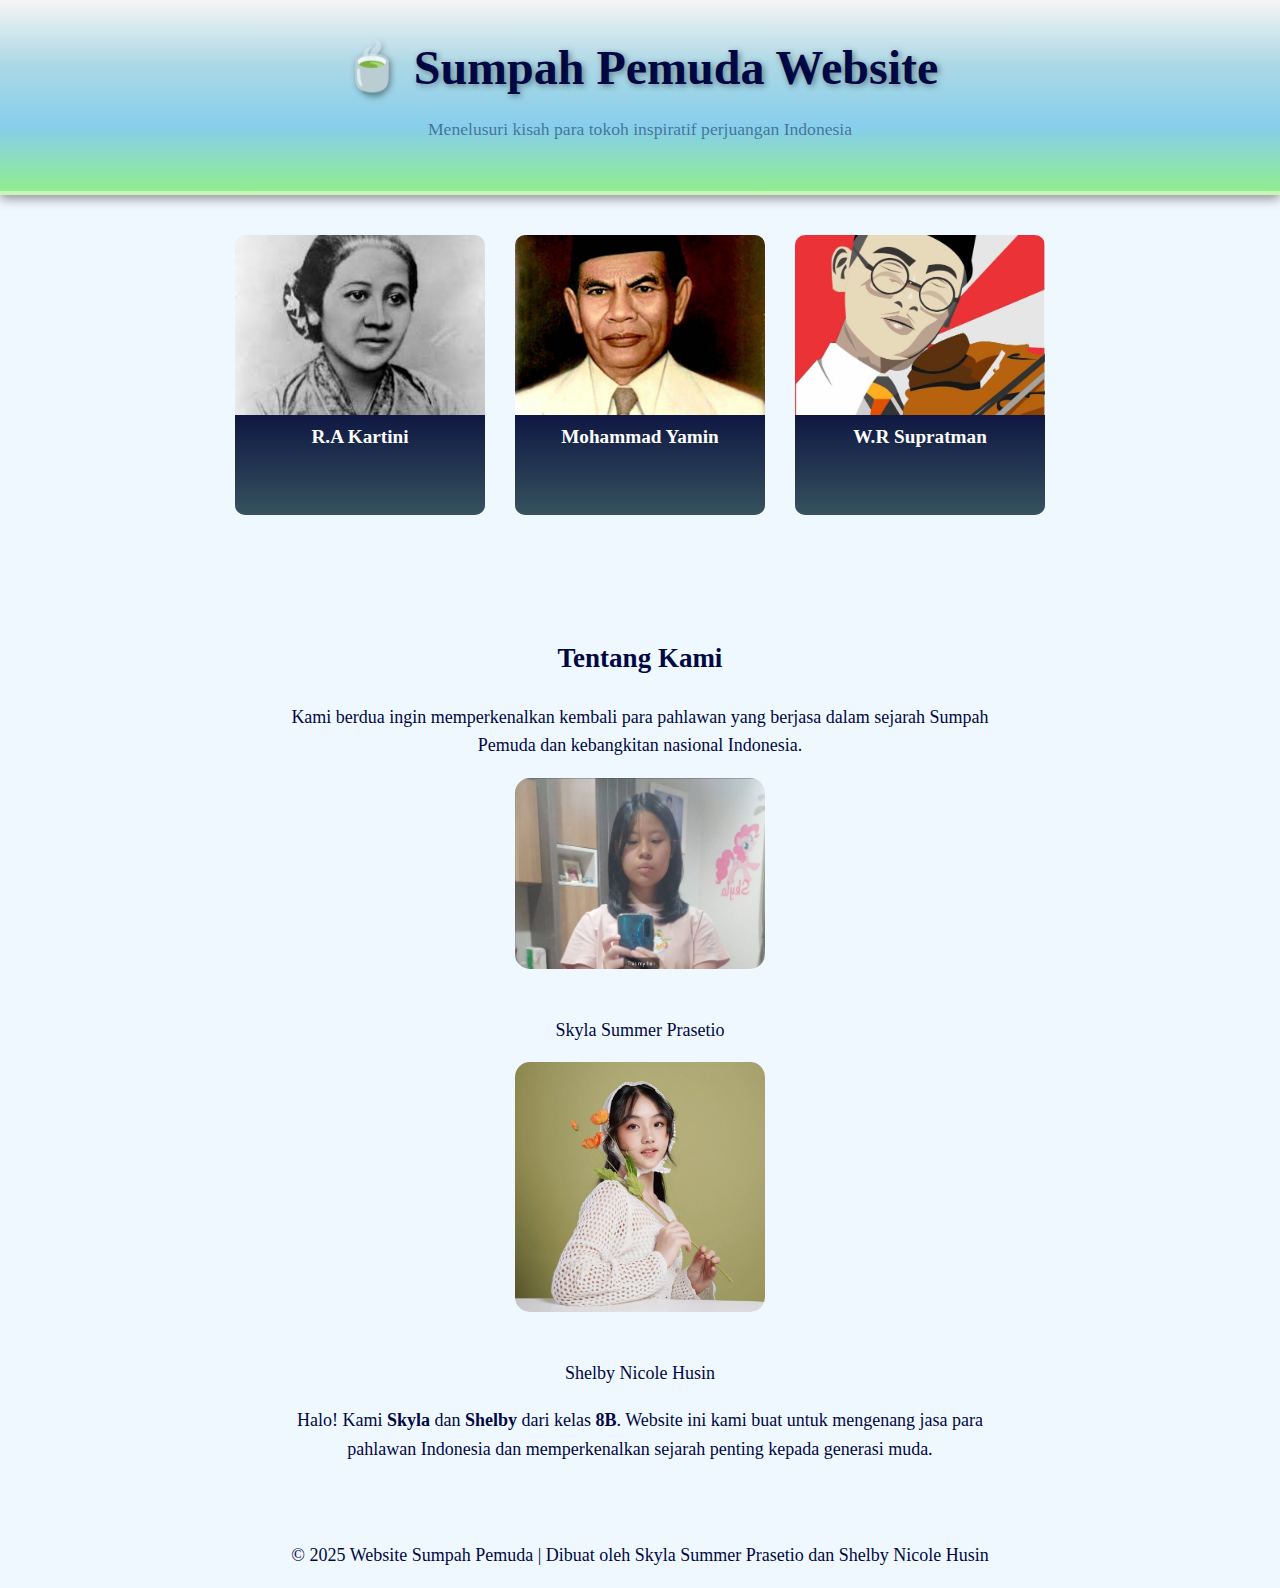
<file: Index.html>
<!DOCTYPE html>
<html lang="en">
<head>
    <meta charset="UTF-8">
    <meta name="viewport" content="width=device-width, initial-scale=1.0">
    <title>Website Sumpah Pemuda</title>
    <link rel="stylesheet" href="style.css" />
</head>
<body>

    <header>
        <h1>🍵 Sumpah Pemuda Website</h1>
        <p>Menelusuri kisah para tokoh inspiratif perjuangan Indonesia</p>
    </header>
    
    <nav>
        <a class="destination" href="Kartini Kartaradjasa.html">
            <img src="images.jpeg" alt="R.A Kartini"/>
            <span>R.A Kartini</span>
        </a>

        <a class="destination" href="mohammad yamin.html">
            <img src="5c130ac68782772db6ed7251e3f667bb.jpg" alt="Mohammad Yamin"/>
            <span>Mohammad Yamin</span>
        </a>
        
        <a class="destination" href="supratman.html">
            <img src="4c6382e5323f735b5e1f145e9a2f8d72.jpg" alt="W.R Supratman"/>
            <span>W.R Supratman</span>
        </a>
    </nav>

    <!-- TENTANG KAMI DENGAN SKYLA & SHELBY SIDE-BY-SIDE -->
    <section class="about">
        <h2>Tentang Kami</h2>
        <p>
            Kami berdua ingin memperkenalkan kembali para pahlawan yang berjasa dalam sejarah  
            Sumpah Pemuda dan kebangkitan nasional Indonesia.
        </p>

        <!-- SKYLA & SHELBY SIDE-BY-SIDE -->
        <div class="profiles-row">

            <div class="profile-block">
                <img src="Screenshot 2025-10-31 144119.png" alt="Skyla" class="profile">
                <p class="name">Skyla Summer Prasetio</p>
            </div>

            <div class="profile-block">
                <img src="WhatsApp Image 2024-10-02 at 20.53.00_8958fadb.jpg" alt="Shelby" class="profile">
                <p class="name">Shelby Nicole Husin</p>
            </div>

        </div>

        <p class="description">
            Halo! Kami <b>Skyla</b> dan <b>Shelby</b> dari kelas <b>8B</b>.  
            Website ini kami buat untuk mengenang jasa para pahlawan Indonesia dan memperkenalkan sejarah penting  
            kepada generasi muda.
        </p>

    </section>

    <footer>
        <p>© 2025 Website Sumpah Pemuda | Dibuat oleh Skyla Summer Prasetio dan Shelby Nicole Husin</p>
    </footer>

</body>
</html>
</file>
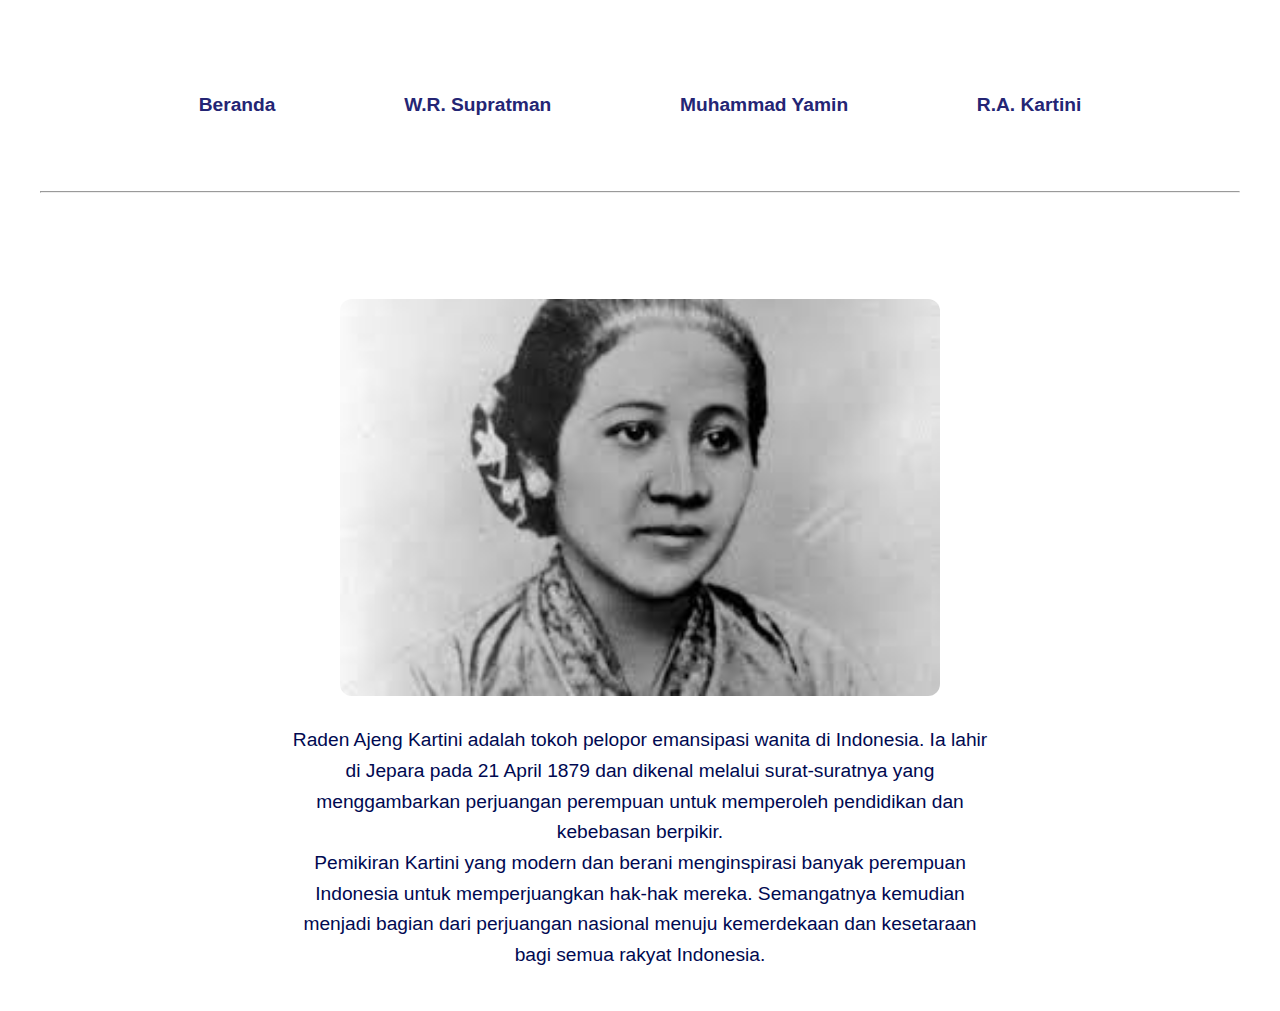
<file: Kartini Kartaradjasa.html>
<!DOCTYPE html>
<html lang="id">
<head>
  <meta charset="UTF-8">
  <meta name="viewport" content="width=device-width, initial-scale=1.0">
  <title>Raden Ajeng Kartini - Sumpah Pemuda</title>
  <link rel="stylesheet" href="style.css">
</head>
<style>
 body {
      font-family: 'Fredoka One', cursive, sans-serif;
      background-color: white;
      color: #ffffff;
      text-align: center;
      margin: 40px;
    }

    header{
        background: linear-gradient(lightpink,lightgreen);
        text-align: center;
        padding: 30px 20px;
         border: 2px dashed #ffffff;
        box-shadow: 0 4px 10px rgba(0, 0, 0, 0.4);
      }
    
    header h1 {
        font-size: 48px;
        margin: 0;
        text-shadow: 2px 2px 6px rgb(0, 102, 255);
      }

    header p {
        font-size: 1.1rem;
        margin-top: 8px;
        color: #005eff80;
        font-weight: 400;
     }

    img {
      width: 600px; /* upsized image */
      height: auto;
      border-radius: 12px;
      margin-bottom: 20px;
      display: inline-block;
    }

    h2 {
      font-size: 2.5rem;
      color: #ffffff;
       text-shadow: 2px 2px 4px rgb(0, 208, 255);
      margin-bottom: 15px;
    }

    p {
      font-size: 1.2rem;
      line-height: 1.6;
      max-width: 700px;
      margin: 0 auto;
      color: #000951;
    }

    nav {
    margin: 20px 0;
    text-align: center;
  }

  nav a {
    color: #242574;
    text-decoration: none;
    font-weight: 700;
    font-size: 1.2rem;
    margin: 0 15px;
    padding: 8px 15px;
    border-radius: 8px;
    border: 2px dashed transparent;
    transition: all 0.3s ease;
  }

  nav a:hover {
    background:linear-gradient(lightpink,lightgreen);
    color: white;
    border-color: #168b56;
    box-shadow: 0 4px 8px rgba(36, 37, 116, 0.5);
  }

.text {
  border: 2px dashed #c9f5bb; 
  padding: 20px;                
  border-radius: 10px;    
  max-width: 700px; 
  margin: 20px auto 0 auto; 
  background:linear-gradient(lightpink,lightgreen);
  box-shadow: 0 2px 5px rgba(0, 0, 0, 0.1);
}
</style>
<body>
  <!-- Navigasi -->
  <nav>
    <a href="Website sumpah pemuda.html">Beranda</a> |
    <a href="supratman.html">W.R. Supratman</a> |
    <a href="mohammad yamin.html">Muhammad Yamin</a> |
    <a href="Kartini Kartardjasa.html">R.A. Kartini</a>
  </nav>

  <hr>

  <!-- Isi Halaman -->
  <div class="container">
    <h1>Raden Ajeng Kartini</h1>
    <img src="images.jpeg" alt="R.A. Kartini" class="foto">
    <p>
      Raden Ajeng Kartini adalah tokoh pelopor emansipasi wanita di Indonesia.
      Ia lahir di Jepara pada 21 April 1879 dan dikenal melalui surat-suratnya
      yang menggambarkan perjuangan perempuan untuk memperoleh pendidikan dan kebebasan berpikir.
    </p>
    <p>
      Pemikiran Kartini yang modern dan berani menginspirasi banyak perempuan Indonesia
      untuk memperjuangkan hak-hak mereka. Semangatnya kemudian menjadi bagian dari
      perjuangan nasional menuju kemerdekaan dan kesetaraan bagi semua rakyat Indonesia.
    </p>
  </div>
</body>
</html>
</file>
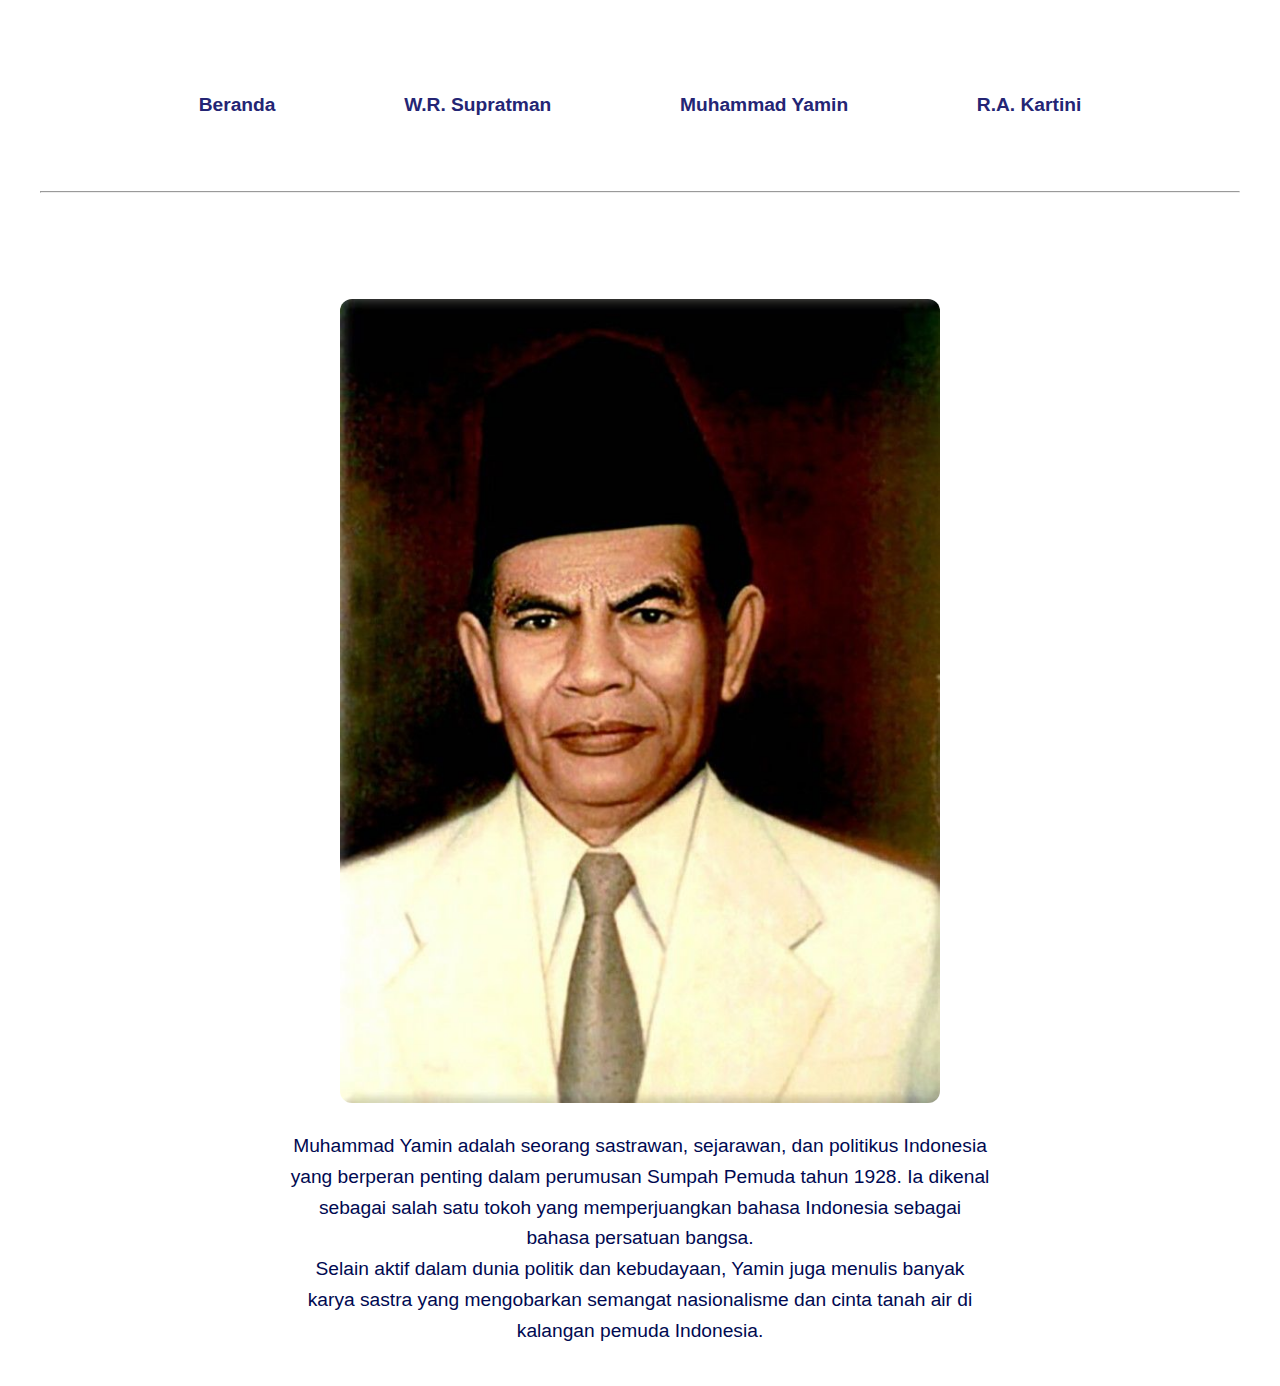
<file: mohammad yamin.html>
<!DOCTYPE html>
<html lang="id">
<head>
  <meta charset="UTF-8">
  <meta name="viewport" content="width=device-width, initial-scale=1.0">
  <title>Mohammad Yamin - Sumpah Pemuda</title>
  <link rel="stylesheet" href="style.css">
</head>
<body>
  <style>
     body {
      font-family: 'Fredoka One', cursive, sans-serif;
      background-color: white;
      color: #ffffff;
      text-align: center;
      margin: 40px;
    }

    header{
        background: linear-gradient(lightpink,lightgreen);
        text-align: center;
        padding: 30px 20px;
         border: 2px dashed #ffffff;
        box-shadow: 0 4px 10px rgba(0, 0, 0, 0.4);
      }
    
    header h1 {
        font-size: 48px;
        margin: 0;
        text-shadow: 2px 2px 6px rgb(0, 102, 255);
      }

    header p {
        font-size: 1.1rem;
        margin-top: 8px;
        color: #005eff80;
        font-weight: 400;
     }

    img {
      width: 600px; /* upsized image */
      height: auto;
      border-radius: 12px;
      margin-bottom: 20px;
      display: inline-block;
    }

    h2 {
      font-size: 2.5rem;
      color: #ffffff;
       text-shadow: 2px 2px 4px rgb(0, 208, 255);
      margin-bottom: 15px;
    }

    p {
      font-size: 1.2rem;
      line-height: 1.6;
      max-width: 700px;
      margin: 0 auto;
      color: #000951;
    }

    nav {
    margin: 20px 0;
    text-align: center;
  }

  nav a {
    color: #242574;
    text-decoration: none;
    font-weight: 700;
    font-size: 1.2rem;
    margin: 0 15px;
    padding: 8px 15px;
    border-radius: 8px;
    border: 2px dashed transparent;
    transition: all 0.3s ease;
  }

  nav a:hover {
    background:linear-gradient(lightpink,lightgreen);
    color: white;
    border-color: #168b56;
    box-shadow: 0 4px 8px rgba(36, 37, 116, 0.5);
  }

.text {
  border: 2px dashed #c9f5bb; 
  padding: 20px;                
  border-radius: 10px;    
  max-width: 700px; 
  margin: 20px auto 0 auto; 
  background:linear-gradient(lightpink,lightgreen);
  box-shadow: 0 2px 5px rgba(0, 0, 0, 0.1);
}
  </style>
  <!-- Navigasi -->
  <nav>
    <a href="Website sumpah pemuda.html">Beranda</a> |
    <a href="supratman.html">W.R. Supratman</a> |
    <a href="mohammad yamin.html">Muhammad Yamin</a> |
    <a href="Kartini Kartardjasa.html">R.A. Kartini</a>
  </nav>

  <hr>

  <!-- Isi Halaman -->
  <div class="container">
    <h1>Muhammad Yamin</h1>
    <img src="5c130ac68782772db6ed7251e3f667bb.jpg" alt="Muhammad Yamin" class="foto">
    <p>
      Muhammad Yamin adalah seorang sastrawan, sejarawan, dan politikus Indonesia
      yang berperan penting dalam perumusan Sumpah Pemuda tahun 1928.
      Ia dikenal sebagai salah satu tokoh yang memperjuangkan bahasa Indonesia
      sebagai bahasa persatuan bangsa.
    </p>
    <p>
      Selain aktif dalam dunia politik dan kebudayaan, Yamin juga menulis banyak karya sastra
      yang mengobarkan semangat nasionalisme dan cinta tanah air di kalangan pemuda Indonesia.
    </p>
  </div>
</body>
</html>
</file>
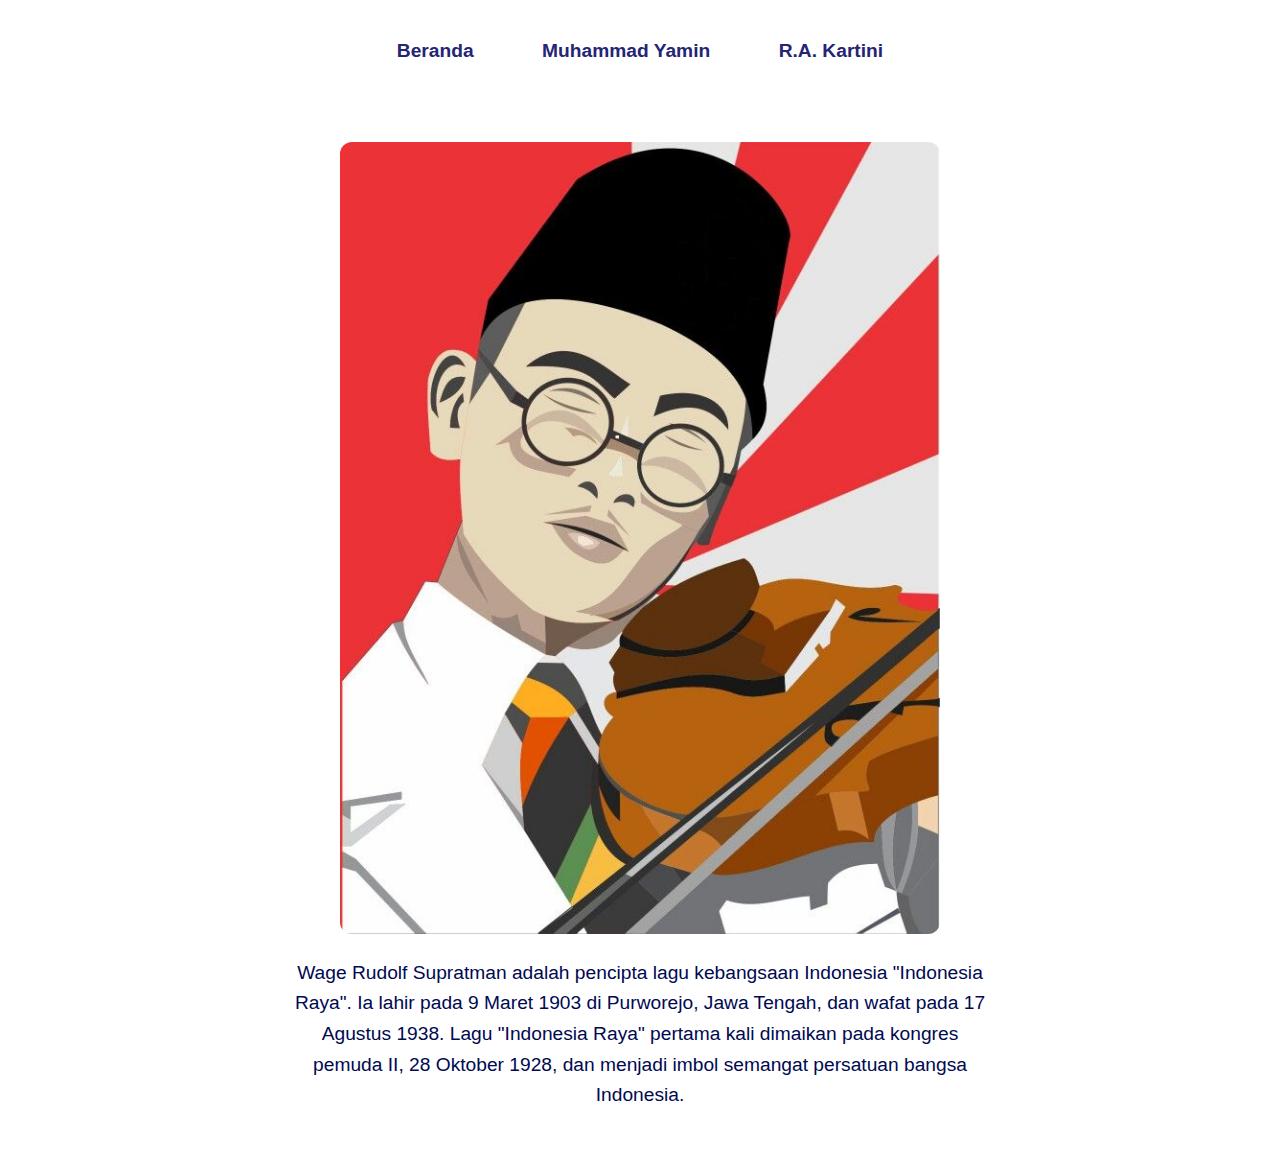
<file: supratman.html>
<!DOCTYPE html>
<html lang="en">
<head>
    <meta charset="UTF-8">
    <meta name="viewport" content="width=device-width, initial-scale=1.0">
    <title>Wage Rudolf Supratman - Sumpah pemuda</title>
</head>
<body>
    <style>
         body {
      font-family: 'Fredoka One', cursive, sans-serif;
      background-color: white;
      color: #ffffff;
      text-align: center;
      margin: 40px;
    }

    header{
        background: linear-gradient(lightpink,lightgreen);
        text-align: center;
        padding: 30px 20px;
         border: 2px dashed #ffffff;
        box-shadow: 0 4px 10px rgba(0, 0, 0, 0.4);
      }
    
    header h1 {
        font-size: 48px;
        margin: 0;
        text-shadow: 2px 2px 6px rgb(0, 102, 255);
      }

    header p {
        font-size: 1.1rem;
        margin-top: 8px;
        color: #005eff80;
        font-weight: 400;
     }

    img {
      width: 600px; /* upsized image */
      height: auto;
      border-radius: 12px;
      margin-bottom: 20px;
      display: inline-block;
    }

    h2 {
      font-size: 2.5rem;
      color: #ffffff;
       text-shadow: 2px 2px 4px rgb(0, 208, 255);
      margin-bottom: 15px;
    }

    p {
      font-size: 1.2rem;
      line-height: 1.6;
      max-width: 700px;
      margin: 0 auto;
      color: #000951;
    }

    nav {
    margin: 20px 0;
    text-align: center;
  }

  nav a {
    color: #242574;
    text-decoration: none;
    font-weight: 700;
    font-size: 1.2rem;
    margin: 0 15px;
    padding: 8px 15px;
    border-radius: 8px;
    border: 2px dashed transparent;
    transition: all 0.3s ease;
  }

  nav a:hover {
    background:linear-gradient(lightpink,lightgreen);
    color: white;
    border-color: #168b56;
    box-shadow: 0 4px 8px rgba(36, 37, 116, 0.5);
  }

.text {
  border: 2px dashed #c9f5bb; 
  padding: 20px;                
  border-radius: 10px;    
  max-width: 700px; 
  margin: 20px auto 0 auto; 
  background:linear-gradient(lightpink,lightgreen);
  box-shadow: 0 2px 5px rgba(0, 0, 0, 0.1);
}
    </style>
    <!--Navigasi-->
    <nav>
        <a href="Website sumpah pemuda.html">Beranda</a>
        <a href="mohammad yamin.html">Muhammad Yamin</a>
        <a href="Kartini Kartardjasa.html">R.A. Kartini</a>
    </nav>

    <!--Isi Halaman-->
    <div class="container">
        <h1>Wage Rudolf Supratman</h1>
        <img src="4c6382e5323f735b5e1f145e9a2f8d72.jpg" alt="Wage Rudolf Supratman" class="foto">
        <p>
            Wage Rudolf Supratman adalah pencipta lagu kebangsaan Indonesia "Indonesia Raya".
            Ia lahir pada 9 Maret 1903 di Purworejo, Jawa Tengah, dan wafat pada 17 Agustus 1938.
            Lagu "Indonesia Raya" pertama kali dimaikan pada kongres pemuda II, 28 Oktober 1928,
            dan menjadi imbol semangat persatuan bangsa Indonesia.
        </p>
    </div>
</body>
</html>
</file>
<file: style.css>
/* Global body */
body {
    font-size: 18px;
    margin: 0;
    font-family: 'Fredoka One', cursive;
    background-color: aliceblue;
    color: #000844;
    line-height: 1.6;
    text-align: center;
}

/* Header */
header {
    background: linear-gradient(whitesmoke, lightblue, skyblue, lightgreen);
    text-align: center;
    padding: 30px 20px;
    border-bottom: 4px solid #c9f5bb;
    box-shadow: 0 4px 10px rgba(0,0,0,0.4);
}

header h1 {
    font-size: 48px;
    margin: 0;
    text-shadow: 2px 2px 6px rgba(0,0,0,0.4);
}

header p {
    font-size: 1.1rem;
    margin-top: 8px;
    color: #00124b80;
    font-weight: 400;
}

/* Profile/About card */
.about {
    padding: 20px;
    max-width: 700px;
    margin: 40px auto;
    text-align: center;
}

/* Profile image */
.profile {
    width: 250px;
    border-radius: 15px;
    pointer-events: none; /* non-clickable */
    margin-bottom: 20px;
}


nav {
    display: flex;
    justify-content: center;
    gap: 30px;
    padding: 40px 0;
    flex-wrap: wrap;
}

.destination {
    display: block;
    width: 250px;
    border-radius: 10px;
    overflow: hidden;
    background: linear-gradient(white, darkblue, skyblue);
    color: white;
    text-decoration: none;
    font-weight: 700;
    font-size: 1.2rem;
    transition: transform 0.3s ease, box-shadow 0.3s ease;
}

.destination img {
    width: 100%;
    height: 180px;
    object-fit: cover;
    display: block;
}

.destination span {
    display: block;
    height: 80px;
    padding: 10px;
    background-color: rgba(0, 0, 0, 0.6);
    line-height: 1.2;
    text-align: center;
}

.destination:hover {
    transform: scale(1.05);
    box-shadow: 0 5px 15px rgba(0, 0, 0, 0.3);
}
</file>
